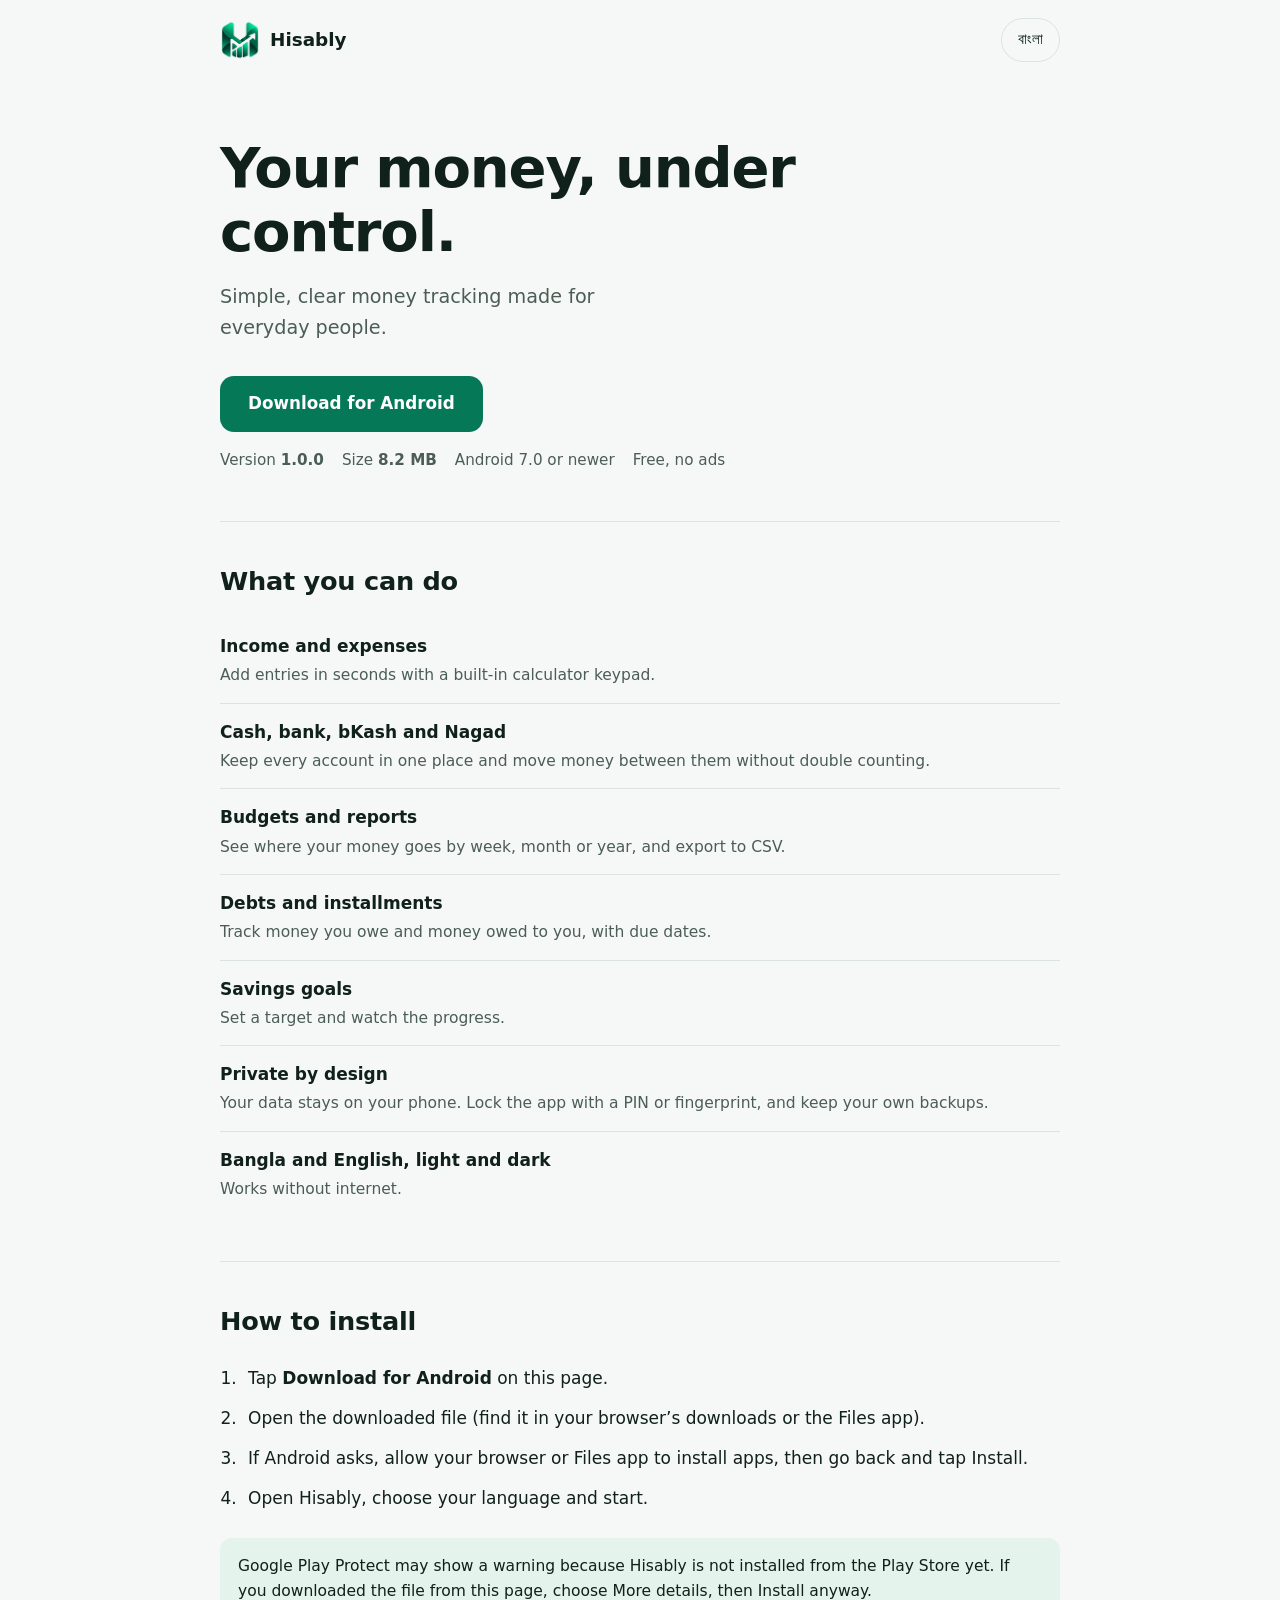
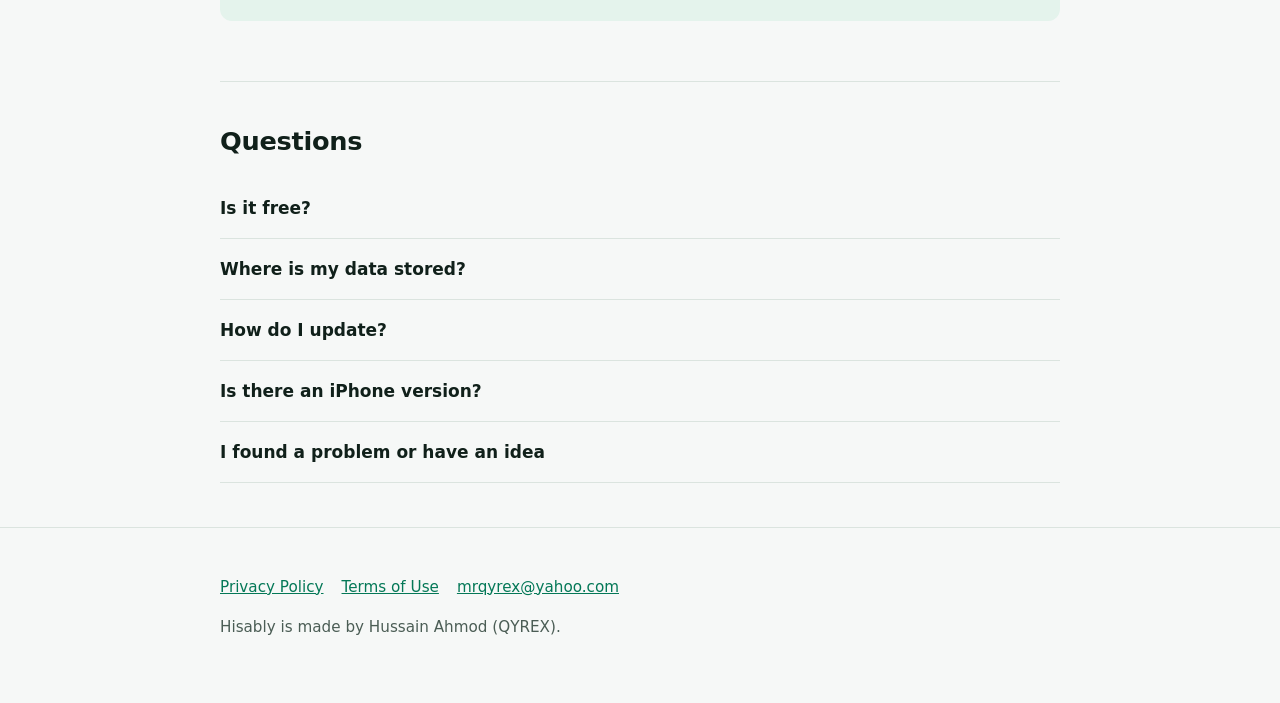
<file: index.html>
<!doctype html><html lang="en" data-lang="en"><head><meta charset="utf-8"><meta name="google-site-verification" content="D8DTPzQ1tNd4NOBdT3wxoI3WrBQ1kCZn-0MiegOaSbY" /><meta name="viewport" content="width=device-width,initial-scale=1"><meta name="color-scheme" content="light dark"><meta name="theme-color" content="#047857"><link rel="stylesheet" href="style.css"><link rel="icon" type="image/png" href="favicon.png">
<title>Hisably: simple money tracking for Android</title>
<meta name="description" content="Hisably is a free Android app to track income, expenses, budgets, debts and savings. Works in Bangla and English, and keeps your data on your phone.">
<meta property="og:title" content="Hisably: simple money tracking for Android"><meta property="og:description" content="Track income, expenses, budgets, debts and savings in Bangla or English. Free, no ads."><meta property="og:type" content="website"><meta property="og:url" content="https://hussainahmodq.github.io/hisably/"><meta property="og:image" content="https://hussainahmodq.github.io/hisably/og-image.png"><meta name="twitter:card" content="summary_large_image"><meta name="twitter:title" content="Hisably: simple money tracking for Android"><meta name="twitter:description" content="Track income, expenses, budgets, debts and savings in Bangla or English."><meta name="twitter:image" content="https://hussainahmodq.github.io/hisably/og-image.png"><link rel="canonical" href="https://hussainahmodq.github.io/hisably/">
<script type="application/ld+json">{"@context":"https://schema.org","@type":"SoftwareApplication","name":"Hisably","applicationCategory":"FinanceApplication","operatingSystem":"Android 7.0 or newer","offers":{"@type":"Offer","price":"0","priceCurrency":"BDT"},"inLanguage":["en","bn"],"author":{"@type":"Person","name":"Hussain Ahmod (QYREX)"}}</script>
</head><body><header><div class="wrap"><a class="brand" href="index.html"><img class="brand-logo" src="logo.png" width="40" height="40" alt="" aria-hidden="true"><span>Hisably</span></a><button id="lang" class="lang" type="button" aria-label="Language">বাংলা</button></div></header>
<main class="wrap">
<div class="hero">
<h1><span class="en">Your money, under control.</span><span class="bn">হিসাব থাকুক হাতের মুঠোয়।</span></h1>
<p class="lead"><span class="en">Simple, clear money tracking made for everyday people.</span><span class="bn">সাধারণ মানুষের জন্য সহজ ও পরিষ্কার টাকার হিসাব।</span></p>
<a id="dl" class="btn" href="#"><span class="en">Download for Android</span><span class="bn">অ্যান্ড্রয়েডের জন্য ডাউনলোড</span></a>
<p class="meta"><span><span class="en">Version</span><span class="bn">সংস্করণ</span> <b id="v">1.0.0</b></span><span><span class="en">Size</span><span class="bn">আকার</span> <b id="sz"></b></span><span><span class="en">Android 7.0 or newer</span><span class="bn">অ্যান্ড্রয়েড ৭.০ বা তার পরে</span></span><span><span class="en">Free, no ads</span><span class="bn">বিনামূল্যে, বিজ্ঞাপন নেই</span></span></p>
</div>

<section><h2><span class="en">What you can do</span><span class="bn">যা করা যায়</span></h2><ul class="plain">
<li><b><span class="en">Income and expenses</span><span class="bn">আয় ও খরচ</span></b><span class="d"><span class="en">Add entries in seconds with a built-in calculator keypad.</span><span class="bn">ক্যালকুলেটর কিপ্যাডে কয়েক সেকেন্ডে এন্ট্রি দিন।</span></span></li>
<li><b><span class="en">Cash, bank, bKash and Nagad</span><span class="bn">ক্যাশ, ব্যাংক, বিকাশ ও নগদ</span></b><span class="d"><span class="en">Keep every account in one place and move money between them without double counting.</span><span class="bn">সব অ্যাকাউন্ট এক জায়গায়, টাকা সরালে হিসাবে দ্বিগুণ হয় না।</span></span></li>
<li><b><span class="en">Budgets and reports</span><span class="bn">বাজেট ও রিপোর্ট</span></b><span class="d"><span class="en">See where your money goes by week, month or year, and export to CSV.</span><span class="bn">সপ্তাহ, মাস বা বছর ধরে টাকা কোথায় যাচ্ছে দেখুন, CSV-তে নিন।</span></span></li>
<li><b><span class="en">Debts and installments</span><span class="bn">ধার ও কিস্তি</span></b><span class="d"><span class="en">Track money you owe and money owed to you, with due dates.</span><span class="bn">কার কাছে কত পাবেন বা দেবেন, তারিখসহ।</span></span></li>
<li><b><span class="en">Savings goals</span><span class="bn">সঞ্চয়ের লক্ষ্য</span></b><span class="d"><span class="en">Set a target and watch the progress.</span><span class="bn">লক্ষ্য ঠিক করুন, অগ্রগতি দেখুন।</span></span></li>
<li><b><span class="en">Private by design</span><span class="bn">গোপনীয়তা আগে</span></b><span class="d"><span class="en">Your data stays on your phone. Lock the app with a PIN or fingerprint, and keep your own backups.</span><span class="bn">আপনার তথ্য আপনার ফোনেই থাকে। পিন বা ফিঙ্গারপ্রিন্ট দিয়ে অ্যাপ লক করুন, নিজের ব্যাকআপ রাখুন।</span></span></li>
<li><b><span class="en">Bangla and English, light and dark</span><span class="bn">বাংলা ও ইংরেজি, হালকা ও গাঢ় থিম</span></b><span class="d"><span class="en">Works without internet.</span><span class="bn">ইন্টারনেট ছাড়াই চলে।</span></span></li>
</ul></section>

<section id="install"><h2><span class="en">How to install</span><span class="bn">কীভাবে ইনস্টল করবেন</span></h2>
<ol class="steps">
<li><span class="en">Tap <b>Download for Android</b> on this page.</span><span class="bn">এই পাতায় <b>ডাউনলোড</b> বাটনে চাপুন।</span></li>
<li><span class="en">Open the downloaded file (find it in your browser’s downloads or the Files app).</span><span class="bn">ডাউনলোড হওয়া ফাইলটি খুলুন (ব্রাউজারের ডাউনলোড বা Files অ্যাপে পাবেন)।</span></li>
<li><span class="en">If Android asks, allow your browser or Files app to install apps, then go back and tap Install.</span><span class="bn">অ্যান্ড্রয়েড চাইলে ব্রাউজার বা Files অ্যাপকে অ্যাপ ইনস্টলের অনুমতি দিন, তারপর ফিরে এসে Install চাপুন।</span></li>
<li><span class="en">Open Hisably, choose your language and start.</span><span class="bn">Hisably খুলুন, ভাষা বেছে শুরু করুন।</span></li>
</ol>
<p class="note"><span class="en">Google Play Protect may show a warning because Hisably is not installed from the Play Store yet. If you downloaded the file from this page, choose More details, then Install anyway.</span><span class="bn">Hisably এখনও Play Store থেকে ইনস্টল হচ্ছে না, তাই Google Play Protect সতর্কতা দেখাতে পারে। ফাইলটি এই পাতা থেকে নামিয়ে থাকলে More details চেপে Install anyway বেছে নিন।</span></p>
<div id="shabox" style="margin-top:28px"><p><b><span class="en">Check your download</span><span class="bn">ডাউনলোড যাচাই করুন</span></b><br><span class="en">The SHA-256 of the genuine file is:</span><span class="bn">আসল ফাইলের SHA-256:</span></p><div class="sha"><code id="sha"></code><button id="copy" class="lang" type="button"><span class="en">Copy</span><span class="bn">কপি</span></button></div></div>
</section>

<section><h2><span class="en">Questions</span><span class="bn">প্রশ্ন ও উত্তর</span></h2>
<details><summary><span class="en">Is it free?</span><span class="bn">এটা কি বিনামূল্যে?</span></summary><p><span class="en">Yes. There are no ads and no subscriptions.</span><span class="bn">হ্যাঁ। কোনো বিজ্ঞাপন বা সাবস্ক্রিপশন নেই।</span></p></details>
<details><summary><span class="en">Where is my data stored?</span><span class="bn">আমার তথ্য কোথায় থাকে?</span></summary><p><span class="en">On your phone. If you uninstall the app or clear its data, your records are gone, so export a backup from Settings from time to time and keep the file somewhere safe.</span><span class="bn">আপনার ফোনে। অ্যাপ মুছে ফেললে বা ডেটা clear করলে হিসাব চলে যায়, তাই মাঝে মাঝে Settings থেকে ব্যাকআপ নিয়ে ফাইলটি নিরাপদ জায়গায় রাখুন।</span></p></details>
<details><summary><span class="en">How do I update?</span><span class="bn">আপডেট কীভাবে করব?</span></summary><p><span class="en">Download the new version from this page and install it over the old one. Your data stays. Export a backup first to be safe.</span><span class="bn">এই পাতা থেকে নতুন সংস্করণ নামিয়ে পুরনোটার উপরেই ইনস্টল করুন। তথ্য থাকবে। নিরাপত্তার জন্য আগে ব্যাকআপ নিন।</span></p></details>
<details><summary><span class="en">Is there an iPhone version?</span><span class="bn">আইফোনের জন্য আছে কি?</span></summary><p><span class="en">Not at the moment. Hisably is for Android.</span><span class="bn">এখন নেই। Hisably শুধু অ্যান্ড্রয়েডের জন্য।</span></p></details>
<details><summary><span class="en">I found a problem or have an idea</span><span class="bn">সমস্যা পেয়েছি বা পরামর্শ আছে</span></summary><p><span class="en">Write to <a href="mailto:mrqyrex@yahoo.com">mrqyrex@yahoo.com</a>.</span><span class="bn"><a href="mailto:mrqyrex@yahoo.com">mrqyrex@yahoo.com</a> ঠিকানায় লিখুন।</span></p></details>
</section>
</main><footer><div class="wrap"><p><a href="privacy.html"><span class="en">Privacy Policy</span><span class="bn">গোপনীয়তা নীতি</span></a><a href="terms.html"><span class="en">Terms of Use</span><span class="bn">ব্যবহারের শর্ত</span></a><a href="mailto:mrqyrex@yahoo.com">mrqyrex@yahoo.com</a></p><p><span class="en">Hisably is made by Hussain Ahmod (QYREX).</span><span class="bn">Hisably তৈরি করেছেন হুসাইন আহমদ (QYREX)।</span></p></div></footer><script src="site.js"></script></body></html>
</file>
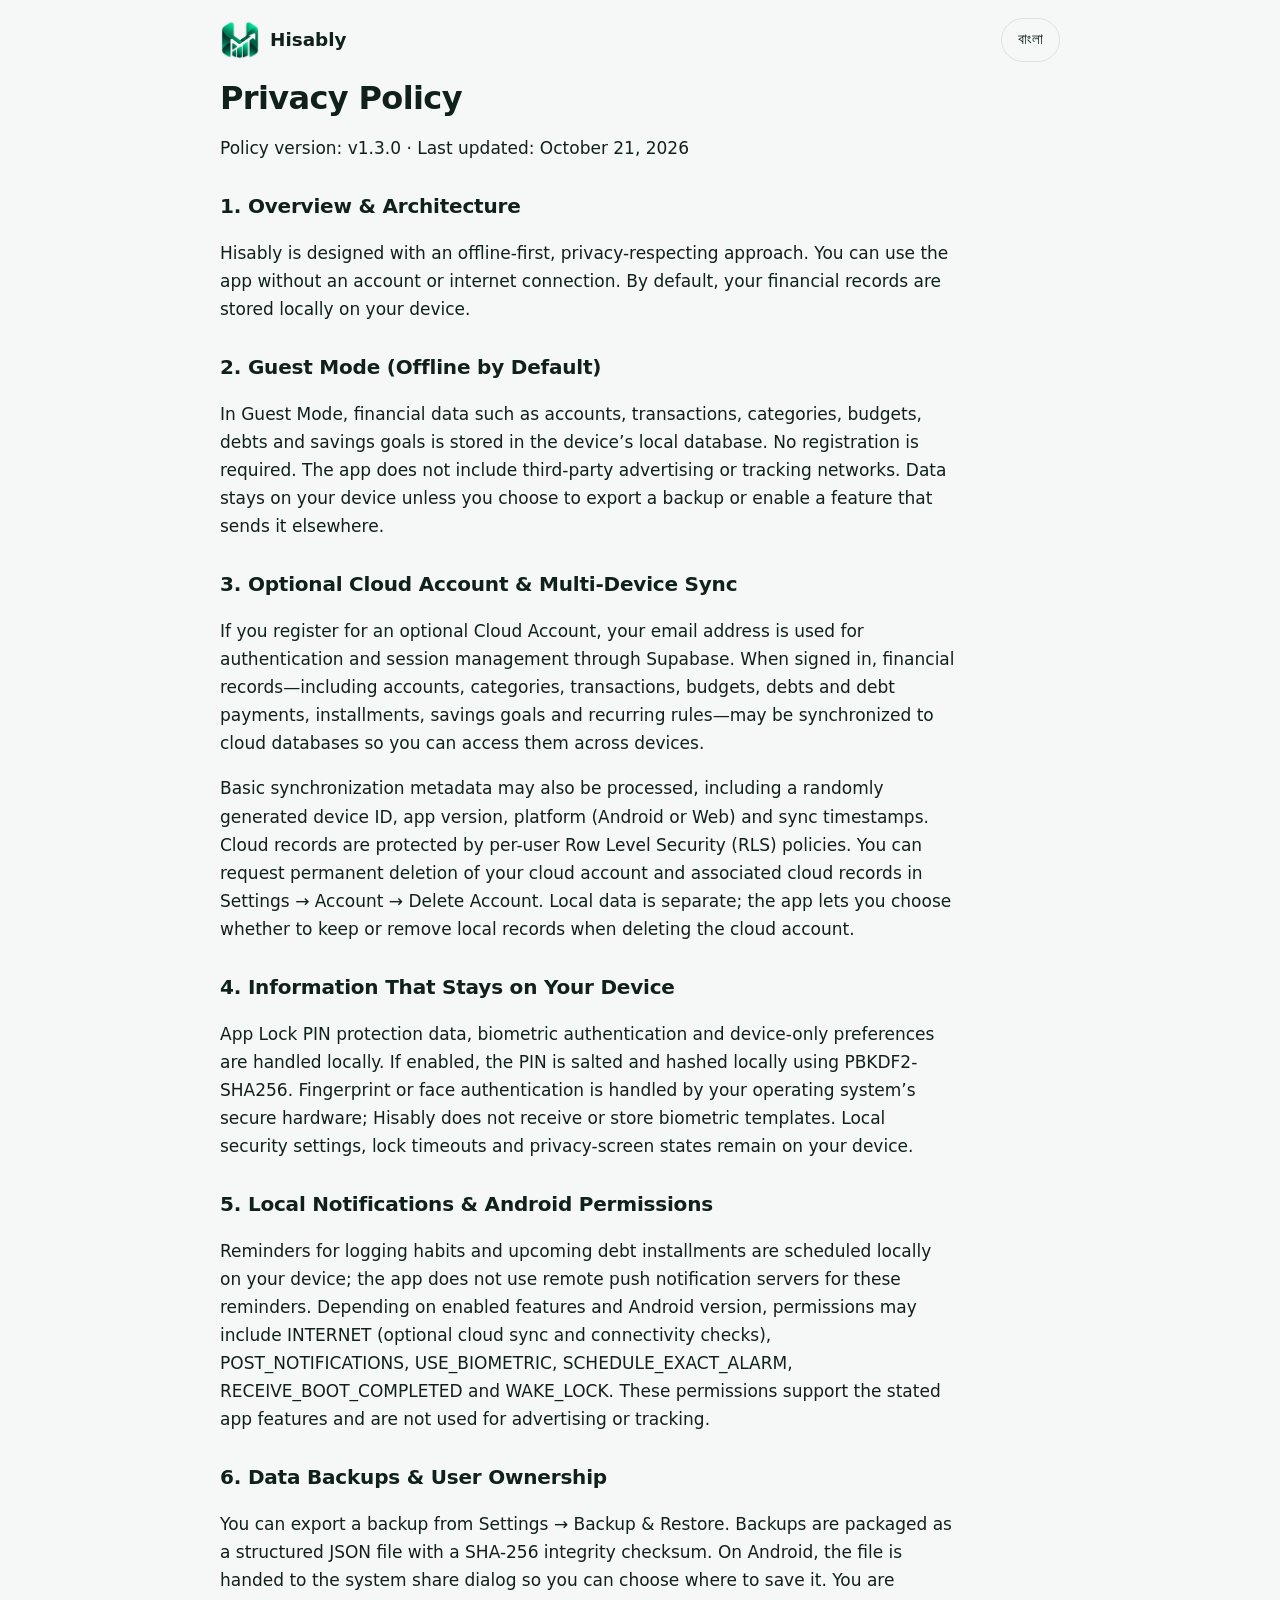
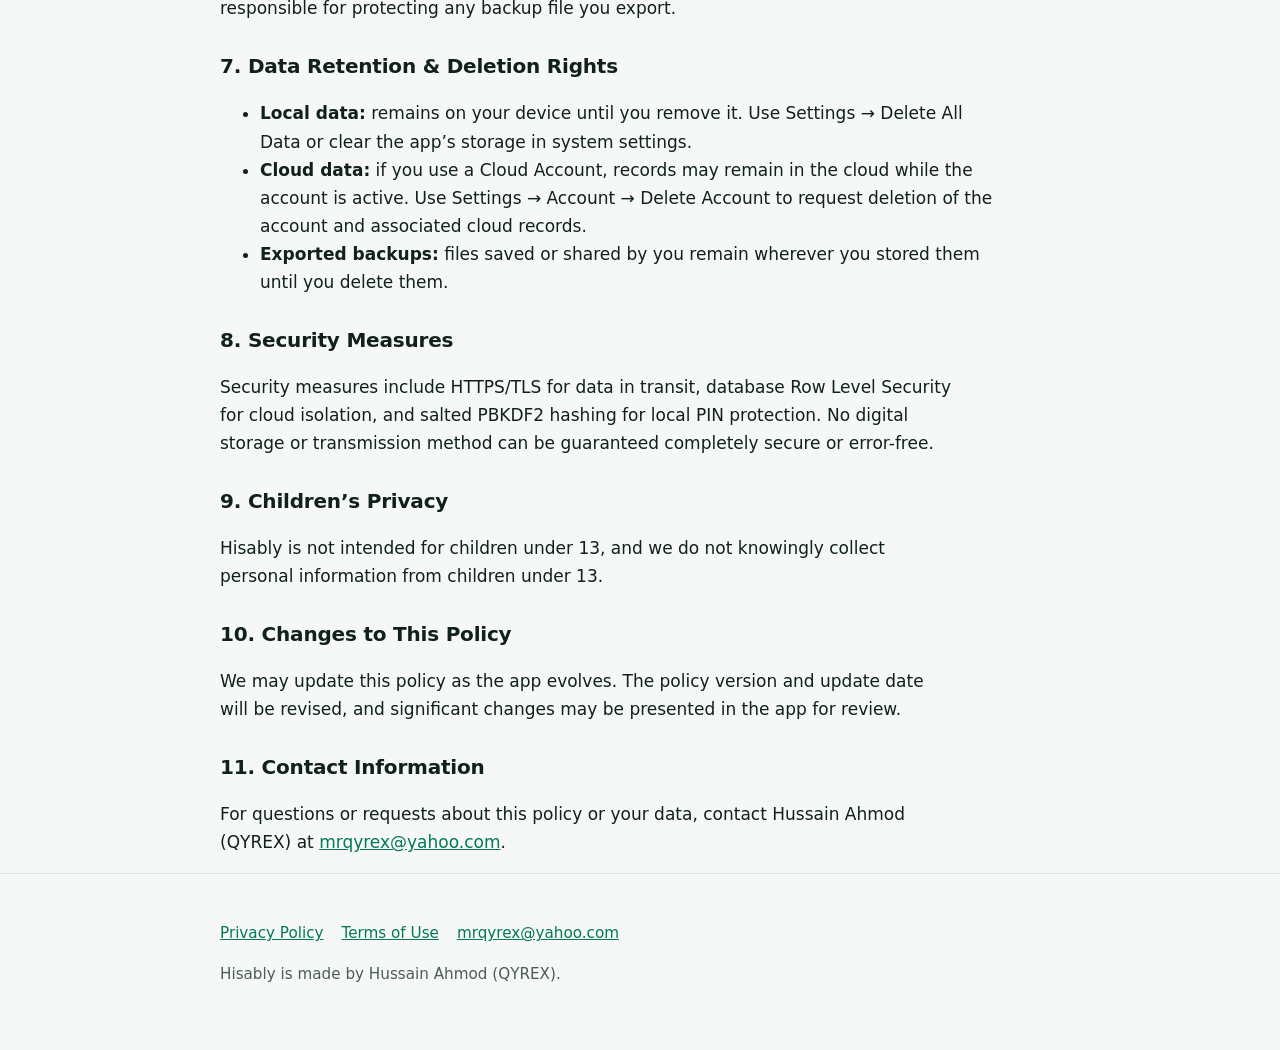
<file: privacy.html>
<!doctype html><html lang="en" data-lang="en"><head><meta charset="utf-8"><meta name="viewport" content="width=device-width,initial-scale=1"><meta name="color-scheme" content="light dark"><meta name="theme-color" content="#047857"><meta name="description" content="Hisably Privacy Policy: local-first personal finance records and optional Supabase cloud sync."><link rel="canonical" href="https://hussainahmodq.github.io/hisably/privacy.html"><link rel="stylesheet" href="style.css"><link rel="icon" type="image/png" href="favicon.png"><title>Privacy Policy: Hisably</title><meta name="robots" content="index,follow"></head><body><header><div class="wrap"><a class="brand" href="index.html"><img class="brand-logo" src="logo.png" width="40" height="40" alt="Hisably logo"><span>Hisably</span></a><button id="lang" class="lang" type="button" aria-label="Language">বাংলা</button></div></header>
<main class="wrap doc"><h1><span class="en">Privacy Policy</span><span class="bn">গোপনীয়তা নীতি</span></h1><p><span class="en">Policy version: v1.3.0 · Last updated: October 21, 2026</span><span class="bn">নীতিমালার সংস্করণ: v1.3.0 · সর্বশেষ হালনাগাদ: ২১ অক্টোবর ২০২৬</span></p>
<h2><span class="en">1. Overview &amp; Architecture</span><span class="bn">১. পরিচিতি ও কাঠামো</span></h2><p><span class="en">Hisably is designed with an offline-first, privacy-respecting approach. You can use the app without an account or internet connection. By default, your financial records are stored locally on your device.</span><span class="bn">Hisably অফলাইন-প্রথম ও গোপনীয়তা-সচেতনভাবে তৈরি। অ্যাকাউন্ট বা ইন্টারনেট ছাড়াই অ্যাপ ব্যবহার করা যায়। ডিফল্টভাবে আপনার আর্থিক রেকর্ড ডিভাইসেই সংরক্ষিত থাকে।</span></p>
<h2><span class="en">2. Guest Mode (Offline by Default)</span><span class="bn">২. Guest Mode (ডিফল্টভাবে অফলাইন)</span></h2><p><span class="en">In Guest Mode, financial data such as accounts, transactions, categories, budgets, debts and savings goals is stored in the device’s local database. No registration is required. The app does not include third-party advertising or tracking networks. Data stays on your device unless you choose to export a backup or enable a feature that sends it elsewhere.</span><span class="bn">Guest Mode-এ অ্যাকাউন্ট, লেনদেন, ক্যাটাগরি, বাজেট, ঋণ ও সঞ্চয়ের লক্ষ্যসহ আর্থিক তথ্য ডিভাইসের লোকাল ডেটাবেসে থাকে। নিবন্ধন দরকার নেই। অ্যাপে তৃতীয় পক্ষের বিজ্ঞাপন বা ট্র্যাকিং নেটওয়ার্ক নেই। আপনি ব্যাকআপ এক্সপোর্ট বা অন্যত্র ডেটা পাঠায় এমন ফিচার চালু না করলে তথ্য ডিভাইসেই থাকে।</span></p>
<h2><span class="en">3. Optional Cloud Account &amp; Multi-Device Sync</span><span class="bn">৩. ঐচ্ছিক Cloud Account ও একাধিক ডিভাইসে Sync</span></h2><p><span class="en">If you register for an optional Cloud Account, your email address is used for authentication and session management through Supabase. When signed in, financial records—including accounts, categories, transactions, budgets, debts and debt payments, installments, savings goals and recurring rules—may be synchronized to cloud databases so you can access them across devices.</span><span class="bn">ঐচ্ছিক Cloud Account খুললে Supabase-এর মাধ্যমে পরিচয় যাচাই ও সেশন ব্যবস্থাপনার জন্য আপনার ইমেইল ব্যবহার করা হয়। সাইন ইন করা অবস্থায় অ্যাকাউন্ট, ক্যাটাগরি, লেনদেন, বাজেট, ঋণ ও ঋণ পরিশোধ, কিস্তি, সঞ্চয়ের লক্ষ্য এবং পুনরাবৃত্ত নিয়মের মতো রেকর্ড একাধিক ডিভাইসে ব্যবহারের জন্য ক্লাউডে সিঙ্ক হতে পারে।</span></p><p><span class="en">Basic synchronization metadata may also be processed, including a randomly generated device ID, app version, platform (Android or Web) and sync timestamps. Cloud records are protected by per-user Row Level Security (RLS) policies. You can request permanent deletion of your cloud account and associated cloud records in Settings → Account → Delete Account. Local data is separate; the app lets you choose whether to keep or remove local records when deleting the cloud account.</span><span class="bn">সিঙ্ক সমন্বয়ের জন্য এলোমেলোভাবে তৈরি ডিভাইস আইডি, অ্যাপের সংস্করণ, প্ল্যাটফর্ম (Android বা Web) এবং সিঙ্কের সময়ের মতো মৌলিক মেটাডেটাও প্রক্রিয়াকৃত হতে পারে। ক্লাউড রেকর্ডে ব্যবহারকারীভিত্তিক Row Level Security (RLS) প্রয়োগ করা হয়। Settings → Account → Delete Account থেকে ক্লাউড অ্যাকাউন্ট ও সংশ্লিষ্ট ক্লাউড রেকর্ড স্থায়ীভাবে মুছে ফেলার অনুরোধ করতে পারবেন। লোকাল ডেটা আলাদা; ক্লাউড অ্যাকাউন্ট মুছলে লোকাল রেকর্ড রাখবেন নাকি মুছবেন তা বেছে নিতে পারবেন।</span></p>
<h2><span class="en">4. Information That Stays on Your Device</span><span class="bn">৪. যেসব তথ্য ডিভাইসেই থাকে</span></h2><p><span class="en">App Lock PIN protection data, biometric authentication and device-only preferences are handled locally. If enabled, the PIN is salted and hashed locally using PBKDF2-SHA256. Fingerprint or face authentication is handled by your operating system’s secure hardware; Hisably does not receive or store biometric templates. Local security settings, lock timeouts and privacy-screen states remain on your device.</span><span class="bn">App Lock PIN সুরক্ষা-তথ্য, বায়োমেট্রিক যাচাই এবং ডিভাইস-নির্ভর পছন্দ লোকালভাবে ব্যবস্থাপিত হয়। চালু থাকলে PIN ডিভাইসে PBKDF2-SHA256 দিয়ে salt ও hash করা হয়। ফিঙ্গারপ্রিন্ট বা ফেস যাচাই অপারেটিং সিস্টেমের নিরাপদ হার্ডওয়্যার পরিচালনা করে; Hisably বায়োমেট্রিক টেমপ্লেট পায় বা সংরক্ষণ করে না। লোকাল নিরাপত্তা সেটিংস, লক টাইমআউট ও প্রাইভেসি-স্ক্রিনের অবস্থা ডিভাইসেই থাকে।</span></p>
<h2><span class="en">5. Local Notifications &amp; Android Permissions</span><span class="bn">৫. লোকাল নোটিফিকেশন ও Android অনুমতি</span></h2><p><span class="en">Reminders for logging habits and upcoming debt installments are scheduled locally on your device; the app does not use remote push notification servers for these reminders. Depending on enabled features and Android version, permissions may include INTERNET (optional cloud sync and connectivity checks), POST_NOTIFICATIONS, USE_BIOMETRIC, SCHEDULE_EXACT_ALARM, RECEIVE_BOOT_COMPLETED and WAKE_LOCK. These permissions support the stated app features and are not used for advertising or tracking.</span><span class="bn">হিসাব রাখার অভ্যাস ও আসন্ন ঋণ-কিস্তির রিমাইন্ডার ডিভাইসেই নির্ধারিত হয়; এসব রিমাইন্ডারের জন্য অ্যাপ রিমোট পুশ নোটিফিকেশন সার্ভার ব্যবহার করে না। চালু করা ফিচার ও Android সংস্করণ অনুযায়ী INTERNET (ঐচ্ছিক ক্লাউড সিঙ্ক ও সংযোগ যাচাই), POST_NOTIFICATIONS, USE_BIOMETRIC, SCHEDULE_EXACT_ALARM, RECEIVE_BOOT_COMPLETED এবং WAKE_LOCK অনুমতি লাগতে পারে। এগুলো সংশ্লিষ্ট ফিচারের জন্য, বিজ্ঞাপন বা ট্র্যাকিংয়ের জন্য নয়।</span></p>
<h2><span class="en">6. Data Backups &amp; User Ownership</span><span class="bn">৬. ডেটা ব্যাকআপ ও মালিকানা</span></h2><p><span class="en">You can export a backup from Settings → Backup &amp; Restore. Backups are packaged as a structured JSON file with a SHA-256 integrity checksum. On Android, the file is handed to the system share dialog so you can choose where to save it. You are responsible for protecting any backup file you export.</span><span class="bn">Settings → Backup &amp; Restore থেকে ব্যাকআপ এক্সপোর্ট করতে পারবেন। ব্যাকআপ SHA-256 integrity checksum-সহ একটি কাঠামোবদ্ধ JSON ফাইল হিসেবে তৈরি হয়। Android-এ সিস্টেমের share dialog দিয়ে কোথায় সেভ করবেন তা বেছে নিতে পারবেন। এক্সপোর্ট করা ব্যাকআপ ফাইল সুরক্ষিত রাখার দায়িত্ব আপনার।</span></p>
<h2><span class="en">7. Data Retention &amp; Deletion Rights</span><span class="bn">৭. ডেটা সংরক্ষণ ও মুছে ফেলার অধিকার</span></h2><ul><li><span class="en"><b>Local data:</b> remains on your device until you remove it. Use Settings → Delete All Data or clear the app’s storage in system settings.</span><span class="bn"><b>লোকাল ডেটা:</b> আপনি না মুছা পর্যন্ত ডিভাইসে থাকে। Settings → Delete All Data অথবা সিস্টেম সেটিংস থেকে অ্যাপের স্টোরেজ মুছুন।</span></li><li><span class="en"><b>Cloud data:</b> if you use a Cloud Account, records may remain in the cloud while the account is active. Use Settings → Account → Delete Account to request deletion of the account and associated cloud records.</span><span class="bn"><b>ক্লাউড ডেটা:</b> Cloud Account ব্যবহার করলে অ্যাকাউন্ট সক্রিয় থাকা পর্যন্ত রেকর্ড ক্লাউডে থাকতে পারে। অ্যাকাউন্ট ও সংশ্লিষ্ট ক্লাউড রেকর্ড মুছতে Settings → Account → Delete Account ব্যবহার করুন।</span></li><li><span class="en"><b>Exported backups:</b> files saved or shared by you remain wherever you stored them until you delete them.</span><span class="bn"><b>এক্সপোর্ট করা ব্যাকআপ:</b> আপনার সেভ বা শেয়ার করা ফাইল আপনি না মুছা পর্যন্ত নির্ধারিত স্থানে থাকবে।</span></li></ul>
<h2><span class="en">8. Security Measures</span><span class="bn">৮. নিরাপত্তা ব্যবস্থা</span></h2><p><span class="en">Security measures include HTTPS/TLS for data in transit, database Row Level Security for cloud isolation, and salted PBKDF2 hashing for local PIN protection. No digital storage or transmission method can be guaranteed completely secure or error-free.</span><span class="bn">নিরাপত্তা ব্যবস্থার মধ্যে রয়েছে স্থানান্তরিত ডেটার জন্য HTTPS/TLS, ক্লাউডে ডেটা আলাদা রাখার জন্য database Row Level Security এবং লোকাল PIN সুরক্ষায় salted PBKDF2 hashing। কোনো ডিজিটাল সংরক্ষণ বা স্থানান্তর পদ্ধতিই শতভাগ নিরাপদ বা ত্রুটিমুক্ত বলে নিশ্চয়তা দেওয়া যায় না।</span></p>
<h2><span class="en">9. Children’s Privacy</span><span class="bn">৯. শিশুদের গোপনীয়তা</span></h2><p><span class="en">Hisably is not intended for children under 13, and we do not knowingly collect personal information from children under 13.</span><span class="bn">Hisably ১৩ বছরের কম বয়সী শিশুদের জন্য তৈরি নয় এবং আমরা জেনেশুনে ১৩ বছরের কম বয়সীদের ব্যক্তিগত তথ্য সংগ্রহ করি না।</span></p>
<h2><span class="en">10. Changes to This Policy</span><span class="bn">১০. নীতিমালার পরিবর্তন</span></h2><p><span class="en">We may update this policy as the app evolves. The policy version and update date will be revised, and significant changes may be presented in the app for review.</span><span class="bn">অ্যাপের উন্নয়নের সঙ্গে এই নীতিমালা হালনাগাদ হতে পারে। নীতিমালার সংস্করণ ও তারিখ পরিবর্তন করা হবে এবং গুরুত্বপূর্ণ পরিবর্তন অ্যাপে পর্যালোচনার জন্য দেখানো হতে পারে।</span></p>
<h2><span class="en">11. Contact Information</span><span class="bn">১১. যোগাযোগ</span></h2><p><span class="en">For questions or requests about this policy or your data, contact Hussain Ahmod (QYREX) at <a href="mailto:mrqyrex@yahoo.com">mrqyrex@yahoo.com</a>.</span><span class="bn">এই নীতিমালা বা আপনার ডেটা সম্পর্কে প্রশ্ন বা অনুরোধের জন্য Hussain Ahmod (QYREX)-এর সঙ্গে যোগাযোগ করুন: <a href="mailto:mrqyrex@yahoo.com">mrqyrex@yahoo.com</a>।</span></p></main><footer><div class="wrap"><p><a href="privacy.html"><span class="en">Privacy Policy</span><span class="bn">গোপনীয়তা নীতি</span></a><a href="terms.html"><span class="en">Terms of Use</span><span class="bn">ব্যবহারের শর্ত</span></a><a href="mailto:mrqyrex@yahoo.com">mrqyrex@yahoo.com</a></p><p><span class="en">Hisably is made by Hussain Ahmod (QYREX).</span><span class="bn">Hisably তৈরি করেছেন হোসাইন আহমদ (QYREX)।</span></p></div></footer><script src="site.js"></script></body></html>
</file>
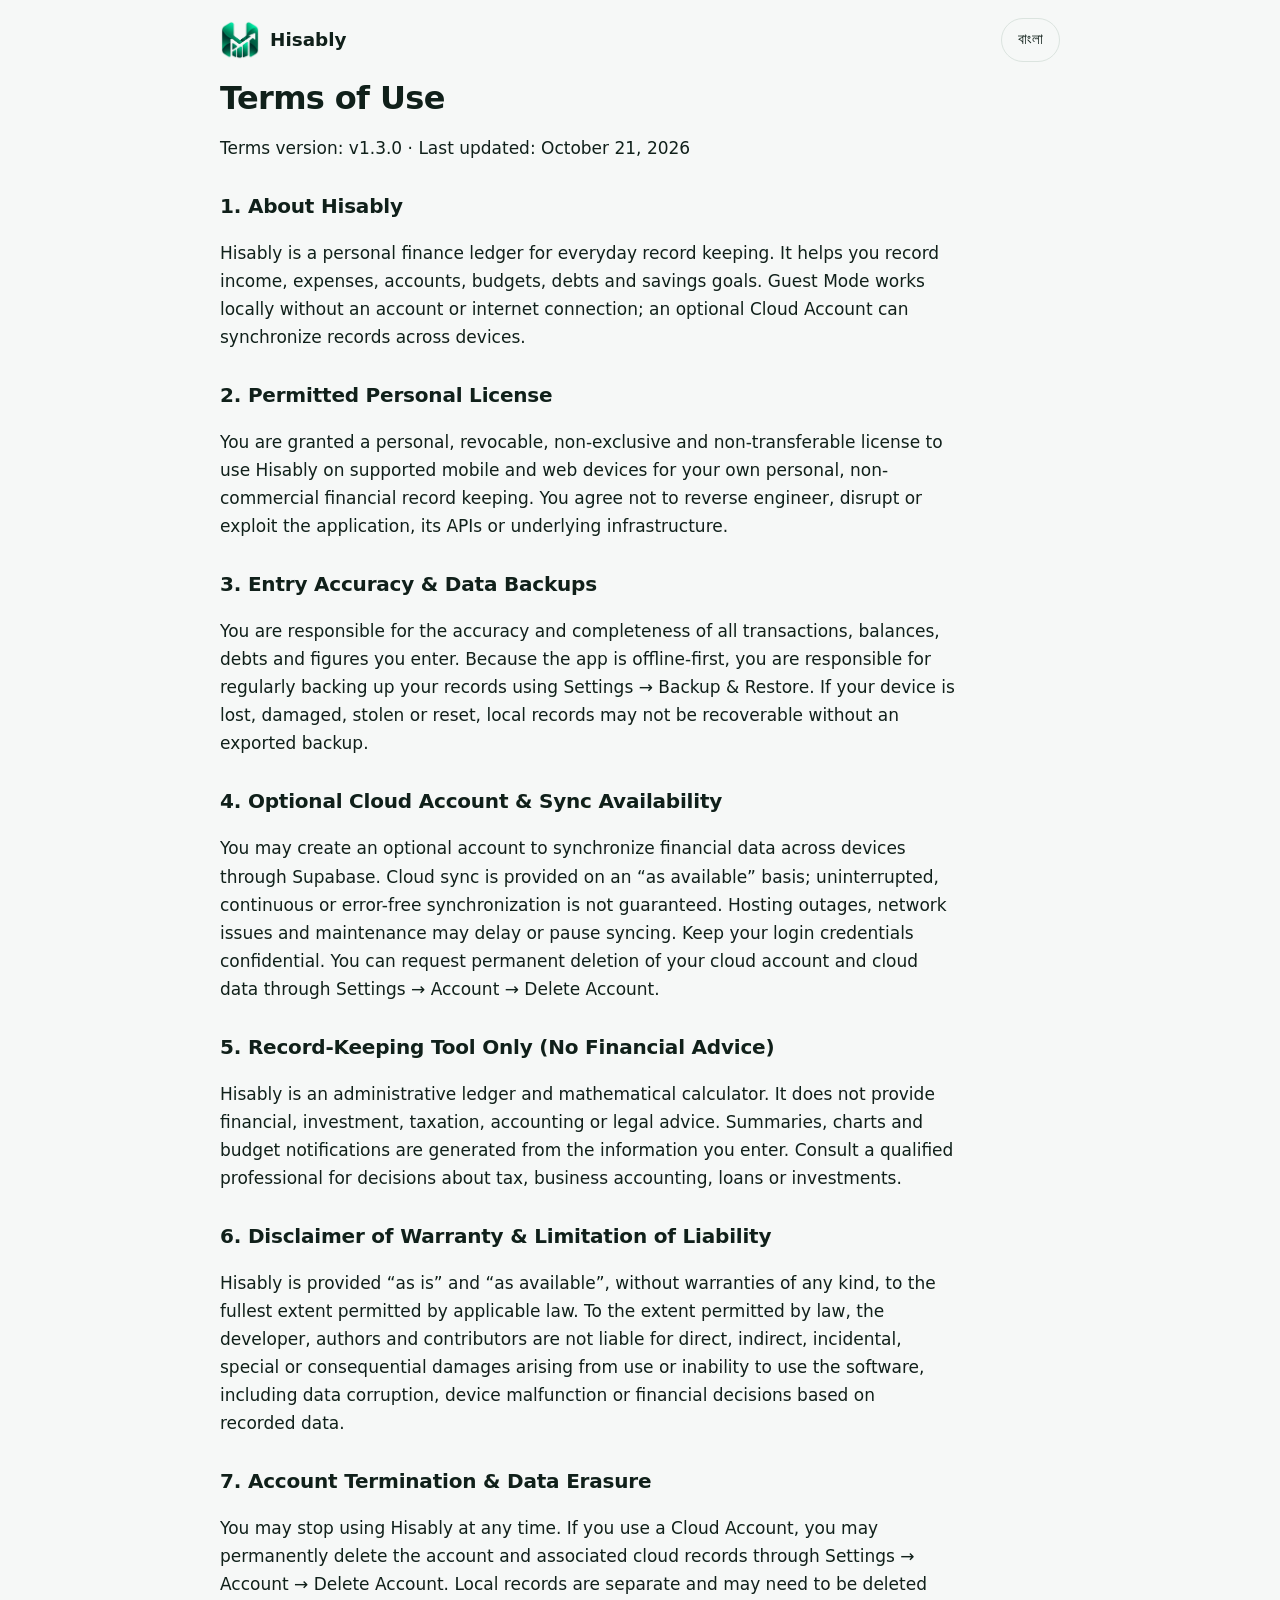
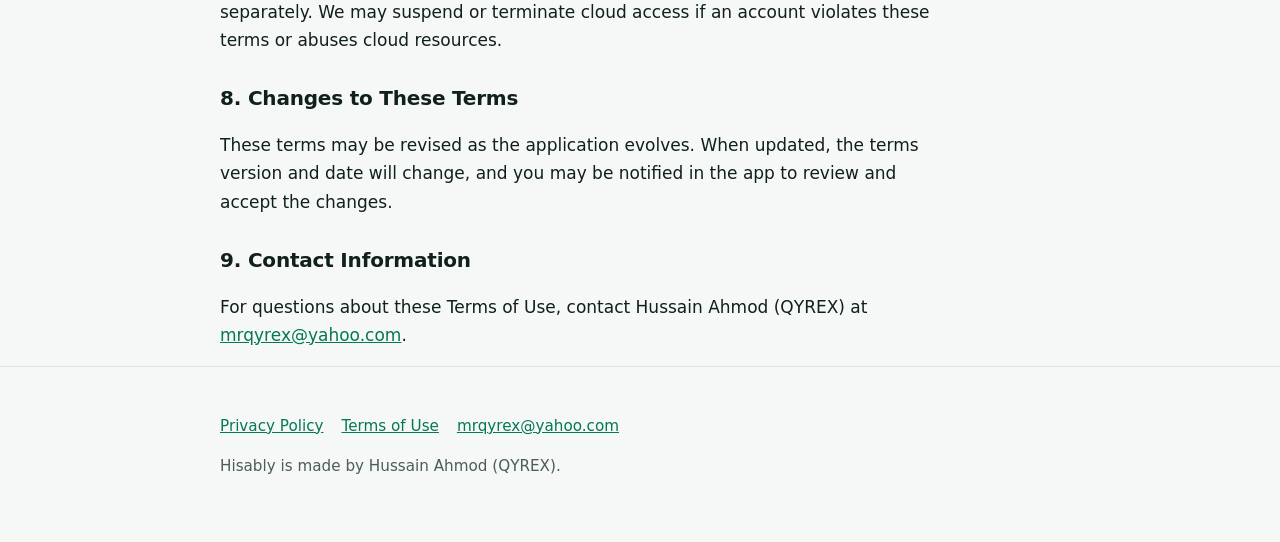
<file: terms.html>
<!doctype html><html lang="en" data-lang="en"><head><meta charset="utf-8"><meta name="viewport" content="width=device-width,initial-scale=1"><meta name="color-scheme" content="light dark"><meta name="theme-color" content="#047857"><meta name="description" content="Hisably Terms of Use for personal financial record keeping and optional cloud synchronization."><link rel="canonical" href="https://hussainahmodq.github.io/hisably/terms.html"><link rel="stylesheet" href="style.css"><link rel="icon" type="image/png" href="favicon.png"><title>Terms of Use: Hisably</title></head><body><header><div class="wrap"><a class="brand" href="index.html"><img class="brand-logo" src="logo.png" width="40" height="40" alt="Hisably logo"><span>Hisably</span></a><button id="lang" class="lang" type="button" aria-label="Language">বাংলা</button></div></header>
<main class="wrap doc"><h1><span class="en">Terms of Use</span><span class="bn">ব্যবহারের শর্ত</span></h1><p><span class="en">Terms version: v1.3.0 · Last updated: October 21, 2026</span><span class="bn">শর্তাবলির সংস্করণ: v1.3.0 · সর্বশেষ হালনাগাদ: ২১ অক্টোবর ২০২৬</span></p>
<h2><span class="en">1. About Hisably</span><span class="bn">১. Hisably সম্পর্কে</span></h2><p><span class="en">Hisably is a personal finance ledger for everyday record keeping. It helps you record income, expenses, accounts, budgets, debts and savings goals. Guest Mode works locally without an account or internet connection; an optional Cloud Account can synchronize records across devices.</span><span class="bn">Hisably দৈনন্দিন হিসাব রাখার জন্য একটি ব্যক্তিগত ফাইন্যান্স লেজার। এতে আয়, ব্যয়, অ্যাকাউন্ট, বাজেট, ঋণ ও সঞ্চয়ের লক্ষ্য রাখা যায়। Guest Mode অ্যাকাউন্ট বা ইন্টারনেট ছাড়াই লোকালভাবে চলে; ঐচ্ছিক Cloud Account একাধিক ডিভাইসে রেকর্ড সিঙ্ক করতে পারে।</span></p>
<h2><span class="en">2. Permitted Personal License</span><span class="bn">২. ব্যক্তিগত ব্যবহারের অনুমতি</span></h2><p><span class="en">You are granted a personal, revocable, non-exclusive and non-transferable license to use Hisably on supported mobile and web devices for your own personal, non-commercial financial record keeping. You agree not to reverse engineer, disrupt or exploit the application, its APIs or underlying infrastructure.</span><span class="bn">সমর্থিত মোবাইল ও ওয়েব ডিভাইসে নিজের ব্যক্তিগত, বাণিজ্যিক নয় এমন আর্থিক হিসাব রাখার জন্য Hisably ব্যবহারের ব্যক্তিগত, প্রত্যাহারযোগ্য, অ-একচেটিয়া ও হস্তান্তর-অযোগ্য অনুমতি দেওয়া হচ্ছে। অ্যাপ, API বা অন্তর্নিহিত অবকাঠামো reverse engineer, বিঘ্নিত বা অপব্যবহার না করতে সম্মত হচ্ছেন।</span></p>
<h2><span class="en">3. Entry Accuracy &amp; Data Backups</span><span class="bn">৩. তথ্যের নির্ভুলতা ও ব্যাকআপ</span></h2><p><span class="en">You are responsible for the accuracy and completeness of all transactions, balances, debts and figures you enter. Because the app is offline-first, you are responsible for regularly backing up your records using Settings → Backup &amp; Restore. If your device is lost, damaged, stolen or reset, local records may not be recoverable without an exported backup.</span><span class="bn">আপনার দেওয়া লেনদেন, ব্যালেন্স, ঋণ ও অন্যান্য অঙ্কের নির্ভুলতা ও পূর্ণতার দায়িত্ব আপনার। অ্যাপটি offline-first হওয়ায় Settings → Backup &amp; Restore থেকে নিয়মিত ব্যাকআপ রাখার দায়িত্ব আপনার। ডিভাইস হারালে, ক্ষতিগ্রস্ত হলে, চুরি হলে বা রিসেট হলে এক্সপোর্ট করা ব্যাকআপ ছাড়া লোকাল রেকর্ড উদ্ধার করা নাও যেতে পারে।</span></p>
<h2><span class="en">4. Optional Cloud Account &amp; Sync Availability</span><span class="bn">৪. ঐচ্ছিক Cloud Account ও Sync-এর প্রাপ্যতা</span></h2><p><span class="en">You may create an optional account to synchronize financial data across devices through Supabase. Cloud sync is provided on an “as available” basis; uninterrupted, continuous or error-free synchronization is not guaranteed. Hosting outages, network issues and maintenance may delay or pause syncing. Keep your login credentials confidential. You can request permanent deletion of your cloud account and cloud data through Settings → Account → Delete Account.</span><span class="bn">Supabase-এর মাধ্যমে একাধিক ডিভাইসে আর্থিক তথ্য সিঙ্ক করতে ঐচ্ছিক অ্যাকাউন্ট খুলতে পারেন। ক্লাউড সিঙ্ক “যখন উপলব্ধ” ভিত্তিতে দেওয়া হয়; নিরবচ্ছিন্ন বা ত্রুটিমুক্ত সিঙ্কের নিশ্চয়তা নেই। হোস্টিং বিভ্রাট, নেটওয়ার্ক সমস্যা বা রক্ষণাবেক্ষণে সিঙ্ক বিলম্বিত বা বন্ধ থাকতে পারে। লগইন তথ্য গোপন রাখুন। Settings → Account → Delete Account থেকে ক্লাউড অ্যাকাউন্ট ও ডেটা স্থায়ীভাবে মুছে ফেলার অনুরোধ করতে পারবেন।</span></p>
<h2><span class="en">5. Record-Keeping Tool Only (No Financial Advice)</span><span class="bn">৫. শুধু হিসাব রাখার সরঞ্জাম (আর্থিক পরামর্শ নয়)</span></h2><p><span class="en">Hisably is an administrative ledger and mathematical calculator. It does not provide financial, investment, taxation, accounting or legal advice. Summaries, charts and budget notifications are generated from the information you enter. Consult a qualified professional for decisions about tax, business accounting, loans or investments.</span><span class="bn">Hisably একটি হিসাবের লেজার ও গাণিতিক ক্যালকুলেটর। এটি আর্থিক, বিনিয়োগ, কর, অ্যাকাউন্টিং বা আইনি পরামর্শ দেয় না। সারাংশ, চার্ট ও বাজেট নোটিফিকেশন আপনার দেওয়া তথ্য থেকে তৈরি হয়। কর, ব্যবসার হিসাব, ঋণ বা বিনিয়োগের সিদ্ধান্তে যোগ্য পেশাদারের পরামর্শ নিন।</span></p>
<h2><span class="en">6. Disclaimer of Warranty &amp; Limitation of Liability</span><span class="bn">৬. ওয়ারেন্টি অস্বীকার ও দায়বদ্ধতার সীমা</span></h2><p><span class="en">Hisably is provided “as is” and “as available”, without warranties of any kind, to the fullest extent permitted by applicable law. To the extent permitted by law, the developer, authors and contributors are not liable for direct, indirect, incidental, special or consequential damages arising from use or inability to use the software, including data corruption, device malfunction or financial decisions based on recorded data.</span><span class="bn">প্রযোজ্য আইন যতটুকু অনুমতি দেয়, সে সীমার মধ্যে Hisably “যেমন আছে” ও “যখন উপলব্ধ” ভিত্তিতে কোনো ধরনের ওয়ারেন্টি ছাড়াই দেওয়া হয়। আইনে অনুমোদিত সীমা পর্যন্ত সফটওয়্যার ব্যবহার বা ব্যবহার করতে না পারা থেকে সৃষ্ট প্রত্যক্ষ, পরোক্ষ, আকস্মিক, বিশেষ বা ফলস্বরূপ ক্ষতির জন্য—ডেটা নষ্ট হওয়া, ডিভাইসের ত্রুটি বা সংরক্ষিত তথ্যের ভিত্তিতে নেওয়া আর্থিক সিদ্ধান্তসহ—ডেভেলপার, লেখক ও অবদানকারীরা দায়ী নন।</span></p>
<h2><span class="en">7. Account Termination &amp; Data Erasure</span><span class="bn">৭. অ্যাকাউন্ট বন্ধ ও ডেটা মুছে ফেলা</span></h2><p><span class="en">You may stop using Hisably at any time. If you use a Cloud Account, you may permanently delete the account and associated cloud records through Settings → Account → Delete Account. Local records are separate and may need to be deleted separately. We may suspend or terminate cloud access if an account violates these terms or abuses cloud resources.</span><span class="bn">আপনি যেকোনো সময় Hisably ব্যবহার বন্ধ করতে পারেন। Cloud Account ব্যবহার করলে Settings → Account → Delete Account থেকে অ্যাকাউন্ট ও সংশ্লিষ্ট ক্লাউড রেকর্ড স্থায়ীভাবে মুছতে পারবেন। লোকাল রেকর্ড আলাদা এবং সেগুলো আলাদাভাবে মুছতে হতে পারে। অ্যাকাউন্ট এই শর্ত ভঙ্গ করলে বা ক্লাউড রিসোর্সের অপব্যবহার করলে ক্লাউড অ্যাক্সেস স্থগিত বা বন্ধ করা হতে পারে।</span></p>
<h2><span class="en">8. Changes to These Terms</span><span class="bn">৮. শর্তাবলির পরিবর্তন</span></h2><p><span class="en">These terms may be revised as the application evolves. When updated, the terms version and date will change, and you may be notified in the app to review and accept the changes.</span><span class="bn">অ্যাপের উন্নয়নের সঙ্গে এই শর্তাবলি সংশোধিত হতে পারে। হালনাগাদ হলে সংস্করণ ও তারিখ বদলানো হবে এবং পরিবর্তন পর্যালোচনা ও গ্রহণ করার জন্য অ্যাপে নোটিফিকেশন দেওয়া হতে পারে।</span></p>
<h2><span class="en">9. Contact Information</span><span class="bn">৯. যোগাযোগ</span></h2><p><span class="en">For questions about these Terms of Use, contact Hussain Ahmod (QYREX) at <a href="mailto:mrqyrex@yahoo.com">mrqyrex@yahoo.com</a>.</span><span class="bn">এই ব্যবহারের শর্ত সম্পর্কে প্রশ্ন থাকলে Hussain Ahmod (QYREX)-এর সঙ্গে যোগাযোগ করুন: <a href="mailto:mrqyrex@yahoo.com">mrqyrex@yahoo.com</a>।</span></p></main><footer><div class="wrap"><p><a href="privacy.html"><span class="en">Privacy Policy</span><span class="bn">গোপনীয়তা নীতি</span></a><a href="terms.html"><span class="en">Terms of Use</span><span class="bn">ব্যবহারের শর্ত</span></a><a href="mailto:mrqyrex@yahoo.com">mrqyrex@yahoo.com</a></p><p><span class="en">Hisably is made by Hussain Ahmod (QYREX).</span><span class="bn">Hisably তৈরি করেছেন হোসাইন আহমদ (QYREX)।</span></p></div></footer><script src="site.js"></script></body></html>
</file>
<file: style.css>
:root{--ink:#10201a;--muted:#4b5d55;--line:#dbe4df;--bg:#f6f8f7;--brand:#047857;--brand-d:#065f46;--soft:#e4f3ec;--on:#fff}
@media (prefers-color-scheme:dark){:root{--ink:#e7f0ec;--muted:#a3b5ad;--line:#27382f;--bg:#0c1511;--brand:#10b981;--brand-d:#34d399;--soft:#12261d;--on:#04140d}}
*{box-sizing:border-box}
html{-webkit-text-size-adjust:100%}
body{margin:0;background:var(--bg);color:var(--ink);font:17px/1.65 system-ui,-apple-system,"Segoe UI",Roboto,"Noto Sans Bengali","Nirmala UI",sans-serif}
html[data-lang="bn"] body{line-height:1.85}
html[data-lang="en"] .bn,html[data-lang="bn"] .en{display:none}
.wrap{max-width:880px;margin:0 auto;padding:0 20px}
a{color:var(--brand)}
a:focus-visible,button:focus-visible,summary:focus-visible{outline:3px solid var(--brand);outline-offset:3px;border-radius:6px}
header{padding:18px 0}
header .wrap{display:flex;align-items:center;justify-content:space-between}
.brand{display:flex;align-items:center;gap:10px;font-weight:700;font-size:1.15rem;color:var(--ink);text-decoration:none}
.brand-logo{width:40px;height:40px;object-fit:contain;flex:0 0 auto}
.lang{min-height:44px;padding:0 16px;border:1px solid var(--line);background:transparent;color:var(--ink);border-radius:999px;font:inherit;font-size:.95rem;cursor:pointer}
.hero{padding:56px 0 48px}
h1{font-size:clamp(2.1rem,7vw,3.5rem);line-height:1.15;letter-spacing:-.02em;margin:0 0 16px;max-width:15ch}
html[data-lang="bn"] h1{max-width:18ch;line-height:1.35}
.lead{font-size:1.2rem;color:var(--muted);max-width:34ch;margin:0 0 32px}
.btn{display:inline-flex;align-items:center;justify-content:center;gap:10px;min-height:56px;padding:0 28px;border-radius:14px;background:var(--brand);color:var(--on);font-weight:700;font-size:1.05rem;text-decoration:none}
.btn[aria-disabled="true"]{opacity:.55;pointer-events:none}
.meta{margin:16px 0 0;color:var(--muted);font-size:.95rem}
.meta span+span{margin-left:18px}
section{border-top:1px solid var(--line);padding:44px 0}
h2{font-size:1.6rem;line-height:1.25;margin:0 0 20px;letter-spacing:-.01em}
ul.plain{list-style:none;margin:0;padding:0}
ul.plain li{padding:14px 0;border-bottom:1px solid var(--line)}
ul.plain li:last-child{border-bottom:0}
ul.plain b{display:block}
ul.plain span.d{color:var(--muted);font-size:.97rem}
ol.steps{margin:0;padding-left:1.3em}
ol.steps li{padding:6px 0 6px 6px}
.note{background:var(--soft);border-radius:12px;padding:16px 18px;margin-top:20px;font-size:.97rem}
code{font:.85rem ui-monospace,Consolas,monospace;word-break:break-all}
.sha{display:flex;gap:12px;align-items:flex-start;flex-wrap:wrap}
.sha code{flex:1 1 280px;background:var(--soft);padding:12px 14px;border-radius:10px}
details{border-bottom:1px solid var(--line);padding:6px 0}
summary{cursor:pointer;min-height:48px;display:flex;align-items:center;font-weight:600}
details p{margin:0 0 14px;color:var(--muted)}
footer{border-top:1px solid var(--line);padding:32px 0 48px;color:var(--muted);font-size:.95rem}
footer a{margin-right:18px}
.doc h1{max-width:none;font-size:2rem}
.doc h2{font-size:1.25rem;margin-top:32px}
.doc p,.doc li{max-width:68ch}
@media (prefers-reduced-motion:no-preference){.btn{transition:background-color .15s}.btn:hover{background:var(--brand-d)}}
</file>
